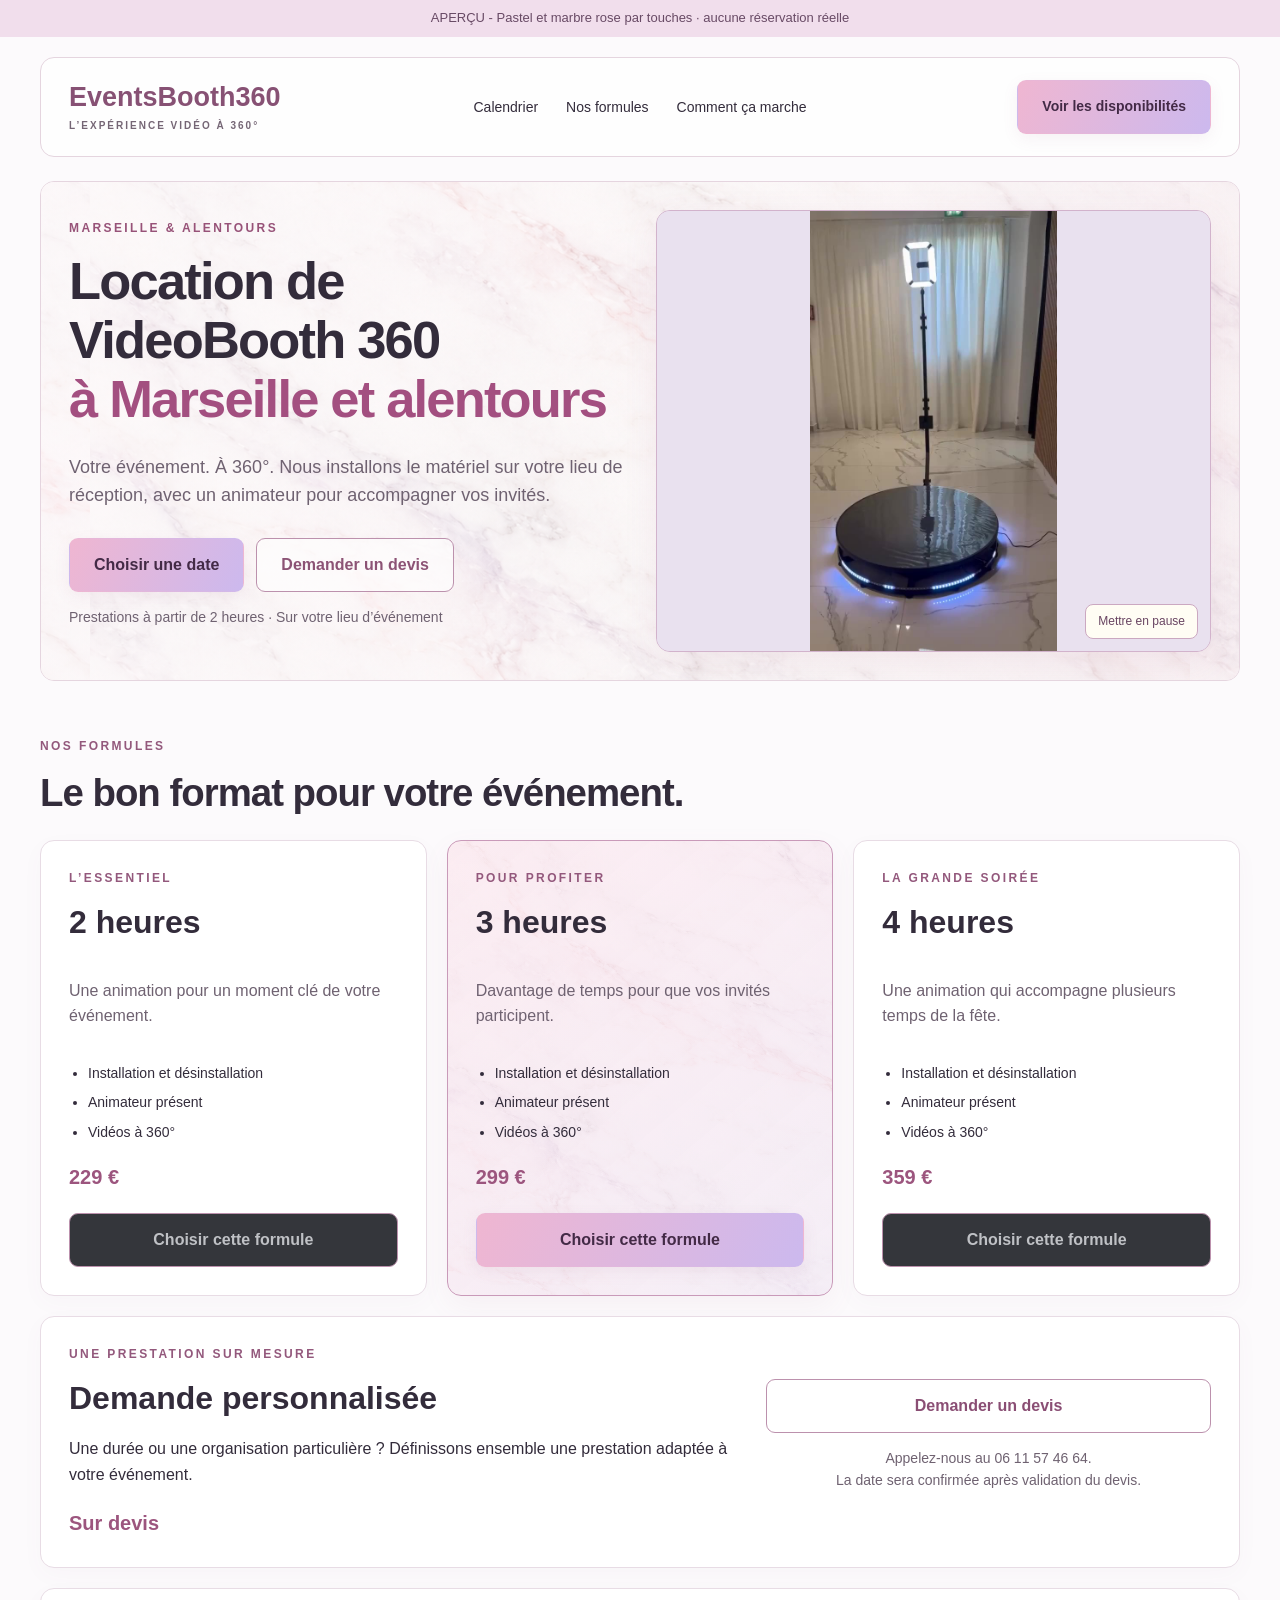
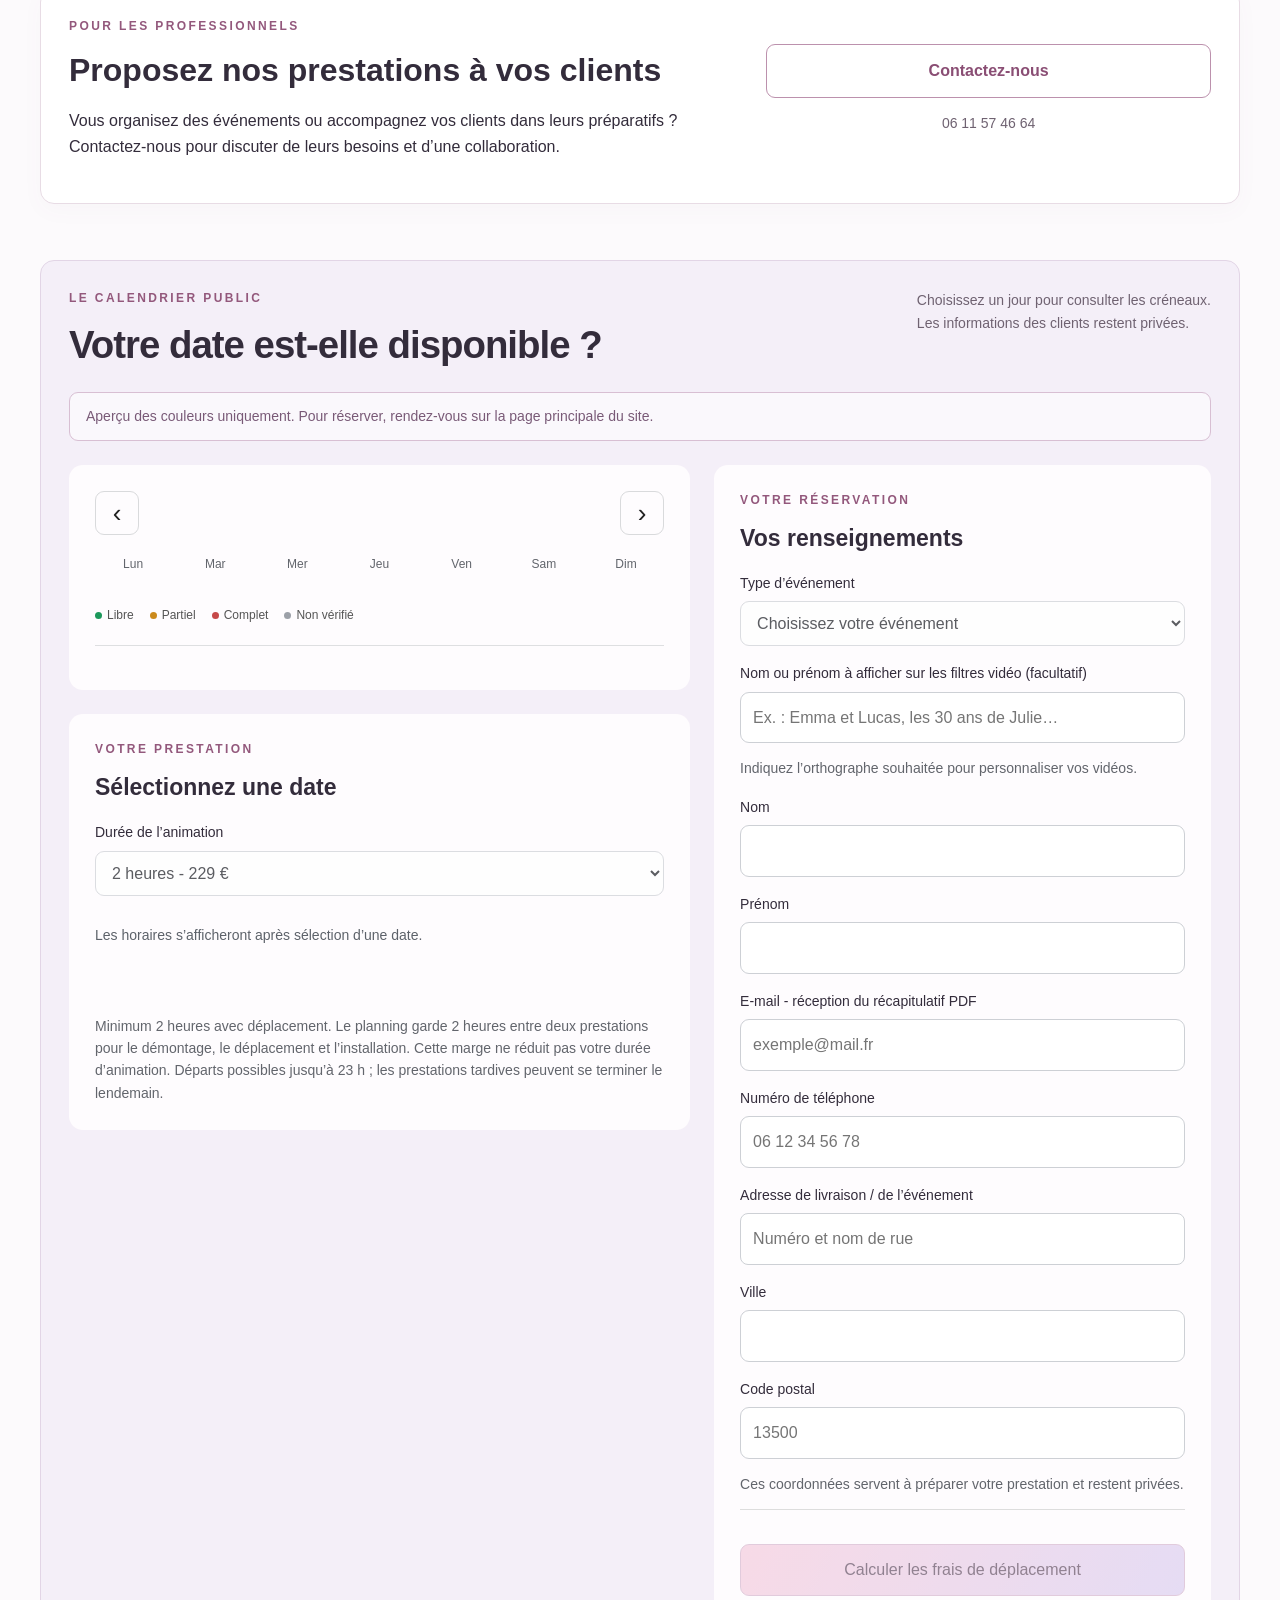
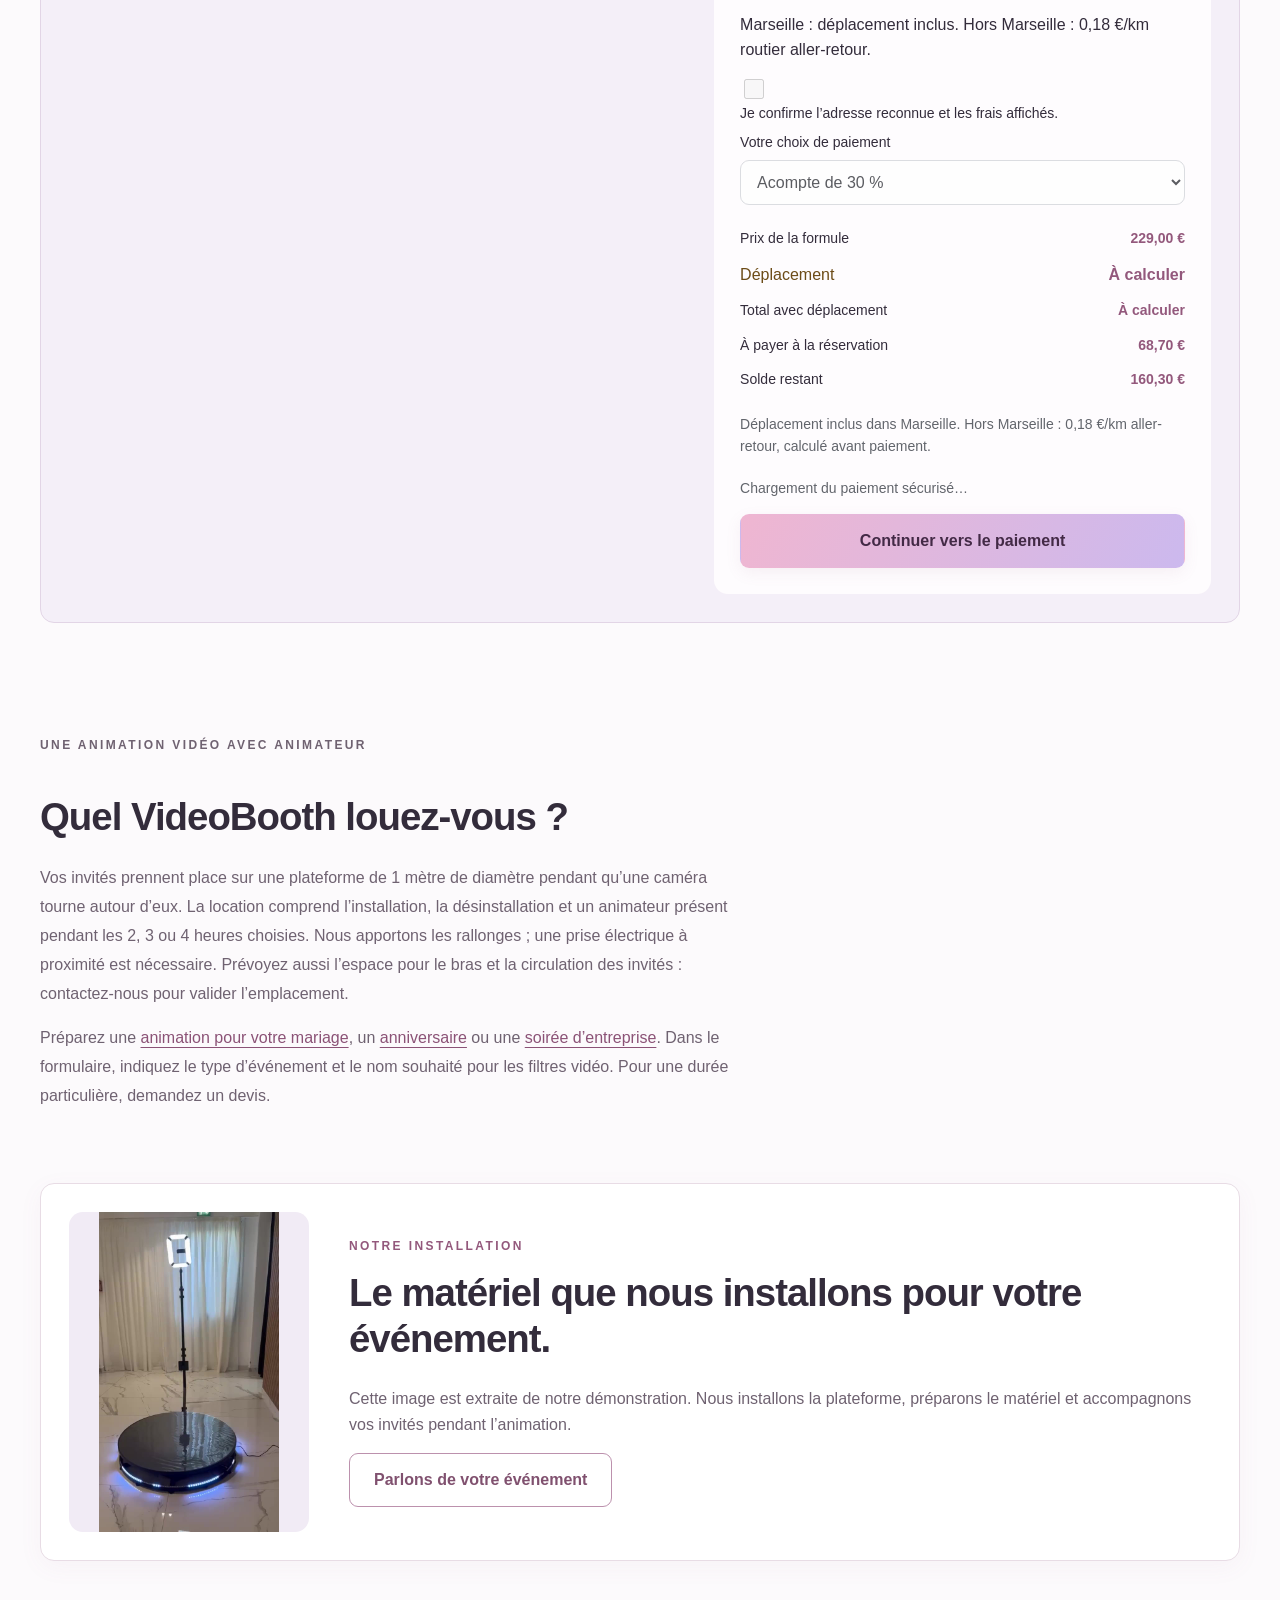
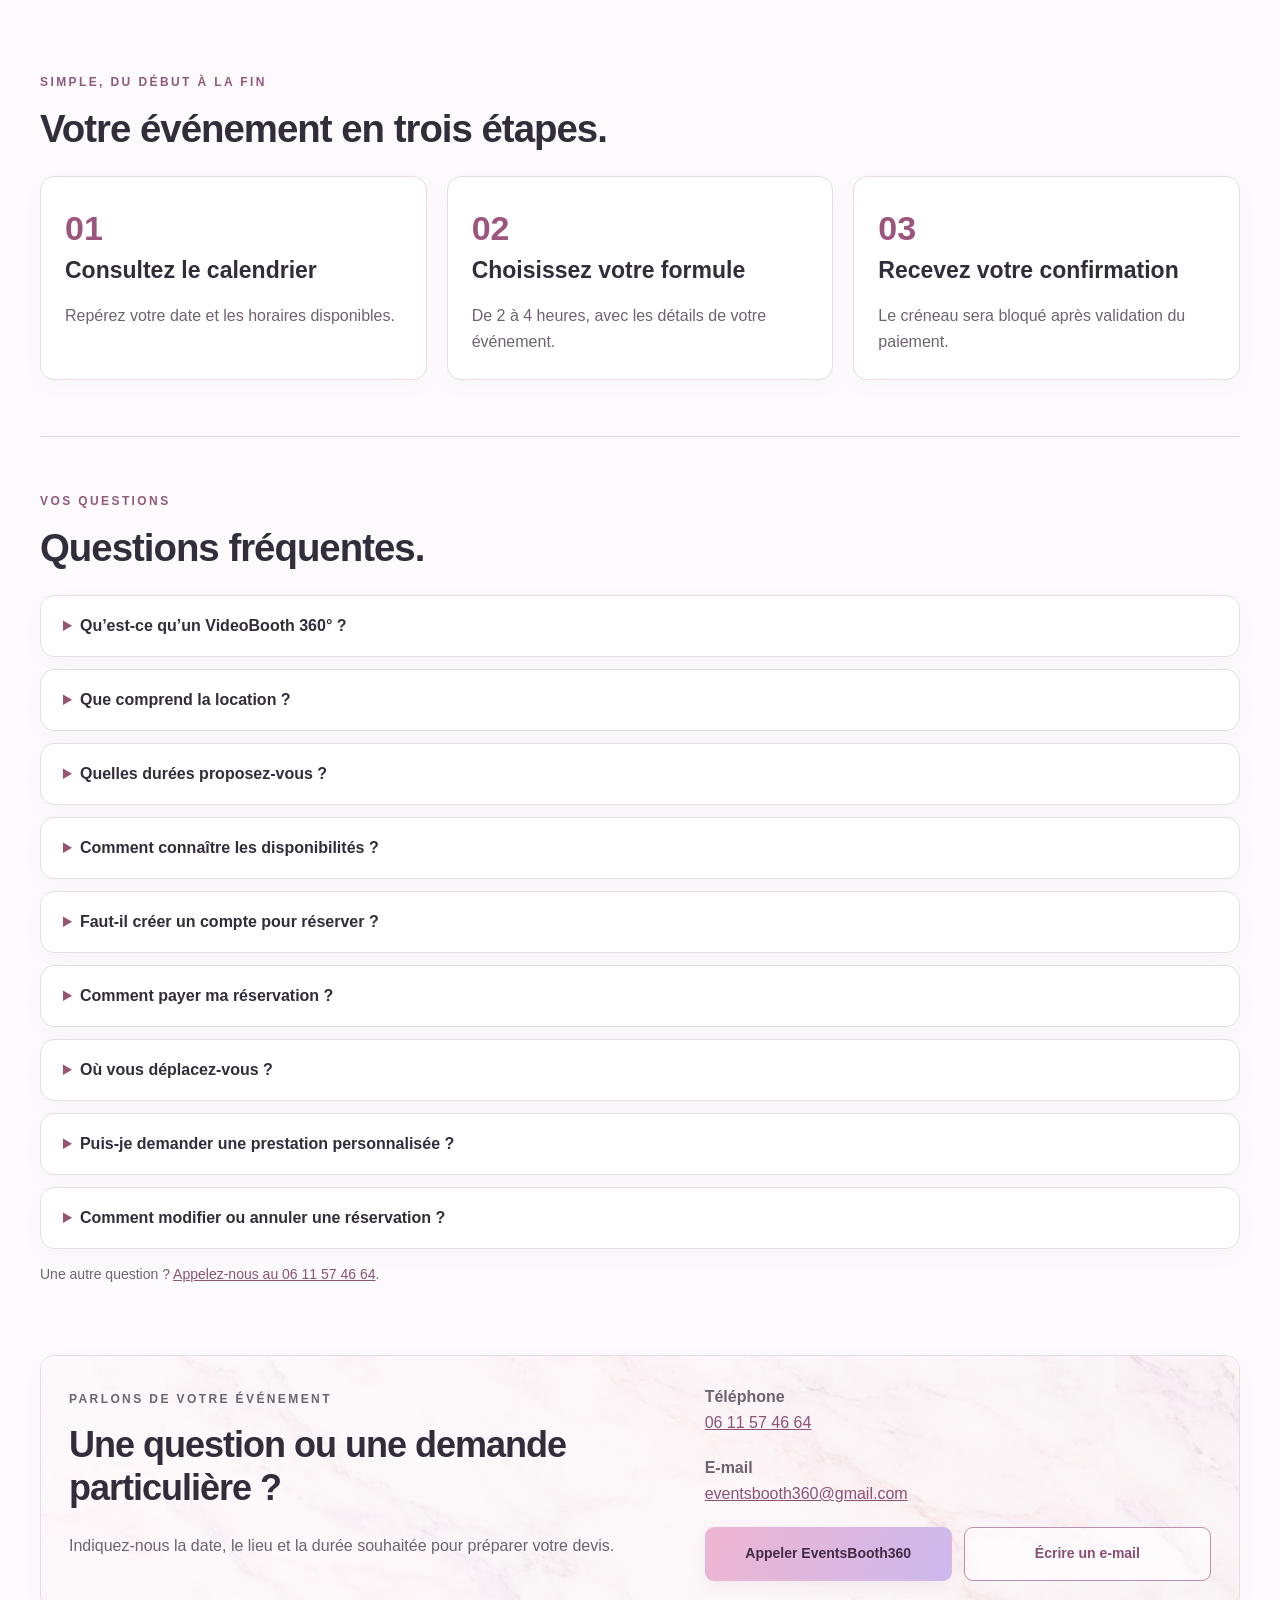
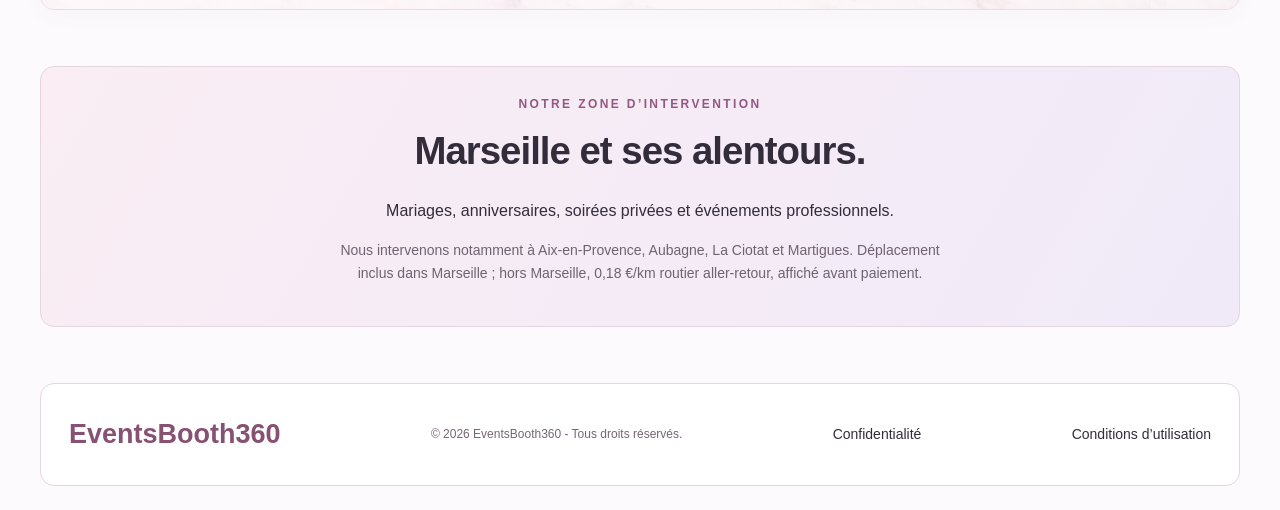
<file: site/public/apercu-pastel.html>
<!doctype html>
<html lang="fr"><head><meta charset="utf-8"><meta name="viewport" content="width=device-width,initial-scale=1"><title>Aperçu pastel - Location VideoBooth 360 à Marseille | EventsBooth360</title><meta name="robots" content="noindex,nofollow"><meta name="description" content="Location de VideoBooth 360 à Marseille et alentours. Consultez le calendrier et choisissez une prestation de 2, 3 ou 4 heures."><link rel="canonical" href="https://eventsbooth360.fr/"><link rel="stylesheet" href="apercu-pastel.css?v=4"><link rel="icon" href="favicon.svg"></head><body><div class="preview-banner">APERÇU - Pastel et marbre rose par touches · aucune réservation réelle</div>
<header><a class="brand" href="#">EventsBooth<span>360</span><small>L’EXPÉRIENCE VIDÉO À 360°</small></a><nav aria-label="Navigation principale"><a href="#disponibilites">Calendrier</a><a href="#formules">Nos formules</a><a href="#fonctionnement">Comment ça marche</a></nav><a class="button small" href="#disponibilites">Voir les disponibilités</a></header>
<main><section class="hero"><div class="intro"><p class="eyebrow">MARSEILLE & ALENTOURS</p><h1>Location de VideoBooth 360<br><span>à Marseille et alentours</span></h1><p class="lead">Votre événement. À 360°. Nous installons le matériel sur votre lieu de réception, avec un animateur pour accompagner vos invités.</p><div class="hero-actions"><a href="#disponibilites" class="button">Choisir une date</a><a href="#contact" class="button outline">Demander un devis</a></div><p class="subtle">Prestations à partir de 2 heures · Sur votre lieu d’événement</p></div><div class="photo demo-video"><video id="hero-demo" autoplay muted loop playsinline preload="metadata" poster="videobooth360-demo.jpg" width="576" height="1024" aria-label="Notre VideoBooth 360 en mouvement, sans son"><source src="videobooth360-demo.mp4?v=2" type="video/mp4">Votre navigateur ne peut pas lire cette vidéo.</video><button id="demo-toggle" type="button" aria-controls="hero-demo">Mettre en pause</button></div></section>
<section id="formules"><p class="eyebrow">NOS FORMULES</p><h2>Le bon format pour votre événement.</h2><div class="packages"><article><p class="eyebrow">L’ESSENTIEL</p><h3>2 heures</h3><p>Une animation pour un moment clé de votre événement.</p><ul><li>Installation et désinstallation</li><li>Animateur présent</li><li>Vidéos à 360°</li></ul><p class="price">229 €</p><button data-duration="2" class="button outline">Choisir cette formule</button></article><article class="featured"><p class="eyebrow">POUR PROFITER</p><h3>3 heures</h3><p>Davantage de temps pour que vos invités participent.</p><ul><li>Installation et désinstallation</li><li>Animateur présent</li><li>Vidéos à 360°</li></ul><p class="price">299 €</p><button data-duration="3" class="button">Choisir cette formule</button></article><article><p class="eyebrow">LA GRANDE SOIRÉE</p><h3>4 heures</h3><p>Une animation qui accompagne plusieurs temps de la fête.</p><ul><li>Installation et désinstallation</li><li>Animateur présent</li><li>Vidéos à 360°</li></ul><p class="price">359 €</p><button data-duration="4" class="button outline">Choisir cette formule</button></article><article class="full-day"><div><p class="eyebrow">UNE PRESTATION SUR MESURE</p><h3>Demande personnalisée</h3><p>Une durée ou une organisation particulière ? Définissons ensemble une prestation adaptée à votre événement.</p><p class="price">Sur devis</p></div><div><a href="#contact" class="button outline">Demander un devis</a><p class="subtle">Appelez-nous au 06 11 57 46 64.<br>La date sera confirmée après validation du devis.</p></div></article><article class="full-day partnership"><div><p class="eyebrow">POUR LES PROFESSIONNELS</p><h3>Proposez nos prestations à vos clients</h3><p>Vous organisez des événements ou accompagnez vos clients dans leurs préparatifs ? Contactez-nous pour discuter de leurs besoins et d’une collaboration.</p></div><div><a href="tel:+33611574664" class="button outline">Contactez-nous</a><p class="subtle">06 11 57 46 64</p></div></article></div></section>
<section id="disponibilites" class="availability"><div class="section-title"><div><p class="eyebrow">LE CALENDRIER PUBLIC</p><h2>Votre date est-elle disponible ?</h2></div><p>Choisissez un jour pour consulter les créneaux.<br>Les informations des clients restent privées.</p></div><div class="notice" role="status">Version de préparation : le planning réel n’est pas encore connecté. Aucune disponibilité ni réservation n’est confirmée ici.</div><div class="booking-grid"><div class="booking-left"><div class="calendar"><div class="monthbar"><button id="previous" aria-label="Mois précédent">‹</button><h3 id="month"></h3><button id="next" aria-label="Mois suivant">›</button></div><div class="weekdays" aria-hidden="true"><span>Lun</span><span>Mar</span><span>Mer</span><span>Jeu</span><span>Ven</span><span>Sam</span><span>Dim</span></div><div id="days" class="days" aria-label="Choisir une date"></div><div class="legend"><span><i class="free"></i>Libre</span><span><i class="partial"></i>Partiel</span><span><i class="full"></i>Complet</span><span><i></i>Non vérifié</span></div><div id="occupied" aria-live="polite"></div></div><div class="selection"><p class="eyebrow">VOTRE PRESTATION</p><h3 id="chosen">Sélectionnez une date</h3><label for="duration">Durée de l’animation</label><select id="duration"><option value="2">2 heures - 229 €</option><option value="3">3 heures - 299 €</option><option value="4">4 heures - 359 €</option></select><div id="slots" class="slots"><p>Les horaires s’afficheront après sélection d’une date.</p></div><p class="subtle">Minimum 2 heures avec déplacement. Le planning garde 2 heures entre deux prestations pour le démontage, le déplacement et l’installation. Cette marge ne réduit pas votre durée d’animation. Départs possibles jusqu’à 23 h ; les prestations tardives peuvent se terminer le lendemain.</p></div></div><div class="selection customer-panel"><p class="eyebrow">VOTRE RÉSERVATION</p><h3>Vos renseignements</h3><div class="customer-details"><label for="event-type">Type d’événement</label><select id="event-type" required><option value="">Choisissez votre événement</option><option>Mariage</option><option>Baptême</option><option>Anniversaire</option><option>Soirée privée</option><option>Événement professionnel</option><option>Autre</option></select><label for="video-name">Nom ou prénom à afficher sur les filtres vidéo (facultatif)</label><input id="video-name" placeholder="Ex. : Emma et Lucas, les 30 ans de Julie…" maxlength="120"><p class="subtle">Indiquez l’orthographe souhaitée pour personnaliser vos vidéos.</p><label for="customer-last-name">Nom</label><input id="customer-last-name" autocomplete="family-name" maxlength="80" required><label for="customer-first-name">Prénom</label><input id="customer-first-name" autocomplete="given-name" maxlength="80" required><label for="customer-email">E-mail - réception du récapitulatif PDF</label><input id="customer-email" type="email" autocomplete="email" maxlength="254" placeholder="exemple@mail.fr" required><label for="customer-phone">Numéro de téléphone</label><input id="customer-phone" type="tel" autocomplete="tel" placeholder="06 12 34 56 78" maxlength="30" required><label for="event-address">Adresse de livraison / de l’événement</label><input id="event-address" autocomplete="street-address" placeholder="Numéro et nom de rue" minlength="3" maxlength="350" required><label for="event-city">Ville</label><input id="event-city" autocomplete="address-level2" maxlength="100" required><label for="event-postcode">Code postal</label><input id="event-postcode" autocomplete="postal-code" inputmode="numeric" pattern="[0-9]{5}" maxlength="5" placeholder="13500" required><p class="subtle">Ces coordonnées servent à préparer votre prestation et restent privées.</p></div><div class="payment-summary"><button id="travel-calculate" type="button">Calculer les frais de déplacement</button><p id="travel-message" role="status">Marseille : déplacement inclus. Hors Marseille : 0,18 €/km routier aller-retour.</p><label><input id="travel-confirm" type="checkbox"> Je confirme l’adresse reconnue et les frais affichés.</label><label for="payment-mode">Votre choix de paiement</label><select id="payment-mode"><option value="deposit">Acompte de 30 %</option><option value="full">Paiement total</option></select><dl aria-live="polite"><div><dt>Prix de la formule</dt><dd id="package-total">229,00 €</dd></div><div><dt>Déplacement</dt><dd id="travel-fee">À calculer</dd></div><div><dt>Total avec déplacement</dt><dd id="travel-total">À calculer</dd></div><div><dt>À payer à la réservation</dt><dd id="pay-now">68,70 €</dd></div><div><dt>Solde restant</dt><dd id="pay-balance">160,30 €</dd></div></dl><p class="subtle">Déplacement inclus dans Marseille. Hors Marseille : 0,18 €/km aller-retour, calculé avant paiement.</p></div><p id="checkout-message" class="subtle" aria-live="polite">Chargement du paiement sécurisé…</p><button class="button" disabled id="continue">Continuer vers le paiement</button></div></div></section>
<section class="seo-content"><p class="eyebrow">UNE ANIMATION VIDÉO AVEC ANIMATEUR</p><h2>Quel VideoBooth louez-vous ?</h2><p>Vos invités prennent place sur une plateforme de 1 mètre de diamètre pendant qu’une caméra tourne autour d’eux. La location comprend l’installation, la désinstallation et un animateur présent pendant les 2, 3 ou 4 heures choisies. Nous apportons les rallonges ; une prise électrique à proximité est nécessaire. Prévoyez aussi l’espace pour le bras et la circulation des invités : contactez-nous pour valider l’emplacement.</p><p>Préparez une <a href="/videobooth-360-mariage-marseille">animation pour votre mariage</a>, un <a href="/videobooth-360-anniversaire-marseille">anniversaire</a> ou une <a href="/videobooth-360-evenement-entreprise-marseille">soirée d’entreprise</a>. Dans le formulaire, indiquez le type d’événement et le nom souhaité pour les filtres vidéo. Pour une durée particulière, demandez un devis.</p></section><section class="real-installation"><img src="videobooth360-demo.jpg" alt="Notre plateforme VideoBooth 360 éclairée, avec son bras et son éclairage" width="576" height="1024" loading="lazy"><div><p class="eyebrow">NOTRE INSTALLATION</p><h2>Le matériel que nous installons pour votre événement.</h2><p>Cette image est extraite de notre démonstration. Nous installons la plateforme, préparons le matériel et accompagnons vos invités pendant l’animation.</p><a class="button outline" href="#contact">Parlons de votre événement</a></div></section><section id="fonctionnement"><p class="eyebrow">SIMPLE, DU DÉBUT À LA FIN</p><h2>Votre événement en trois étapes.</h2><div class="steps"><article><b>01</b><h3>Consultez le calendrier</h3><p>Repérez votre date et les horaires disponibles.</p></article><article><b>02</b><h3>Choisissez votre formule</h3><p>De 2 à 4 heures, avec les détails de votre événement.</p></article><article><b>03</b><h3>Recevez votre confirmation</h3><p>Le créneau sera bloqué après validation du paiement.</p></article></div></section><section id="faq" class="faq"><p class="eyebrow">VOS QUESTIONS</p><h2>Questions fréquentes.</h2><div class="faq-list"><details><summary>Qu’est-ce qu’un VideoBooth 360° ?</summary><p>Une plateforme sur laquelle vos invités prennent place pendant qu’une caméra tourne autour d’eux pour réaliser une vidéo à 360°. Une animation pour les mariages, anniversaires, soirées privées et événements professionnels.</p></details><details><summary>Que comprend la location ?</summary><p>Nos formules comprennent l’installation et la désinstallation du matériel, la présence d’un animateur et la réalisation de vidéos à 360° pendant la durée choisie.</p></details><details><summary>Quelles durées proposez-vous ?</summary><p>Les formules sont de 2 heures à 229 €, 3 heures à 299 € et 4 heures à 359 €. Les prestations avec déplacement commencent à 2 heures. Une journée complète est possible sur devis.</p></details><details><summary>Comment connaître les disponibilités ?</summary><p>Choisissez une date et une durée dans le calendrier pour voir les horaires disponibles. Les créneaux occupés sont indiqués sans afficher les informations des clients. La disponibilité est vérifiée à nouveau avant le paiement.</p></details><details><summary>Faut-il créer un compte pour réserver ?</summary><p>Non. Choisissez votre date, votre horaire et votre formule, puis renseignez vos nom, prénom, téléphone et adresse complète de l’événement avant de continuer vers le paiement.</p></details><details><summary>Comment payer ma réservation ?</summary><p>Vous pouvez payer un acompte de 30 % ou le montant total de la formule en ligne via Stripe. Avec un acompte, le solde restant est affiché avant le paiement. La réservation est confirmée après validation du paiement.</p></details><details><summary>Où vous déplacez-vous ?</summary><p>Nous intervenons à Marseille et dans ses alentours, notamment à Aix-en-Provence, Aubagne, La Ciotat et Martigues. Nous nous déplaçons sur le lieu de votre événement. Le déplacement est inclus dans Marseille. Hors Marseille, les frais sont calculés à 0,18 €/km routier aller-retour et affichés avant paiement.</p></details><details><summary>Puis-je demander une prestation personnalisée ?</summary><p>Oui, sur devis. Appelez-nous au 06 11 57 46 64 pour préciser la date, les horaires, le lieu et vos besoins. La date sera confirmée après validation du devis.</p></details><details><summary>Comment modifier ou annuler une réservation ?</summary><p>Contactez-nous au 06 11 57 46 64 avec votre référence de réservation. Nous vérifierons votre demande et les disponibilités. En cas d’annulation de votre part à 5 jours ou moins de l’événement, l’acompte de 30 % n’est pas remboursé.</p></details></div><p class="subtle">Une autre question ? <a href="tel:+33611574664">Appelez-nous au 06 11 57 46 64</a>.</p></section><section id="contact" class="contact-card"><div><p class="eyebrow">PARLONS DE VOTRE ÉVÉNEMENT</p><h2>Une question ou une demande particulière ?</h2><p>Indiquez-nous la date, le lieu et la durée souhaitée pour préparer votre devis.</p></div><div class="contact-options"><p><strong>Téléphone</strong><br><a href="tel:+33611574664">06 11 57 46 64</a></p><p><strong>E-mail</strong><br><a href="mailto:eventsbooth360@gmail.com">eventsbooth360@gmail.com</a></p><a class="button" href="tel:+33611574664">Appeler EventsBooth360</a><a class="button outline" href="mailto:eventsbooth360@gmail.com?subject=Demande%20de%20devis%20EventsBooth360">Écrire un e-mail</a></div></section><section class="area"><p class="eyebrow">NOTRE ZONE D’INTERVENTION</p><h2>Marseille et ses alentours.</h2><p>Mariages, anniversaires, soirées privées et événements professionnels.</p><p class="subtle">Nous intervenons notamment à Aix-en-Provence, Aubagne, La Ciotat et Martigues. Déplacement inclus dans Marseille ; hors Marseille, 0,18 €/km routier aller-retour, affiché avant paiement.</p></section></main><footer><a class="brand" href="#">EventsBooth<span>360</span></a><p>© 2026 EventsBooth360 - Tous droits réservés.</p><a href="/confidentialite">Confidentialité</a><a href="/conditions-utilisation">Conditions d’utilisation</a></footer><script src="apercu-pastel.js"></script></body></html>
</file>
<file: site/public/apercu-pastel.css>
:root{color-scheme:dark;--gold:#ff9ddd;--bg:#170d20;--muted:#cdbed1}*{box-sizing:border-box}html{scroll-behavior:smooth;scroll-padding-top:100px}body{margin:0;background:var(--bg);color:#f6f5f0;font:16px/1.6 Arial,sans-serif}a{color:inherit;text-decoration:none}button,select{font:inherit}button,a,select{-webkit-tap-highlight-color:transparent}a:focus-visible,button:focus-visible,select:focus-visible{outline:3px solid #b08afa;outline-offset:4px}header{max-width:1280px;margin:auto;display:flex;align-items:center;justify-content:space-between;gap:24px;padding:22px 40px;border-bottom:1px solid #49304e}.brand{font-size:27px;font-weight:800;line-height:1.2;white-space:nowrap}.brand span{color:var(--gold)}.brand small{display:block;font-size:10px;letter-spacing:2px;margin-top:7px}nav{display:flex;gap:28px;font-size:14px}.button{display:inline-flex;align-items:center;justify-content:center;min-height:48px;background:linear-gradient(120deg,#ffd1ec,#b46af0);color:#16120a;border:0;border-radius:9px;padding:13px 24px;font-weight:700;cursor:pointer}.small{font-size:14px}.button:disabled{background:#34363b;color:#bfc1c5;cursor:not-allowed}.outline{background:transparent;color:var(--gold);border:1px solid var(--gold)}main{max-width:1280px;margin:auto}section{padding:56px 40px}.hero{display:grid;grid-template-columns:1fr 1fr;align-items:center;gap:48px;padding-top:40px;padding-bottom:40px}.eyebrow{font-size:12px;font-weight:700;letter-spacing:2.4px;color:var(--gold);margin:0 0 14px}h1{font-size:clamp(42px,5.5vw,76px);line-height:1.05;letter-spacing:-3px;margin:0 0 24px}h1 span{color:var(--gold)}h2{font-size:clamp(26px,3vw,39px);line-height:1.2;letter-spacing:-1px;margin:0 0 24px}h3{font-size:23px;line-height:1.3;margin:0 0 18px}.lead{font-size:18px;color:#e9ddeb;max-width:520px;margin-bottom:28px}.subtle{font-size:14px;color:var(--muted)}.photo{position:relative}.photo img{width:100%;height:380px;object-fit:cover;border-radius:18px;display:block}.photo span{position:absolute;bottom:12px;right:12px;font-size:12px;padding:4px 9px;background:#000b;border-radius:4px}.availability{background:#211329;border-top:1px solid #49304e;border-bottom:1px solid #49304e}.section-title{display:flex;justify-content:space-between;gap:28px}.section-title>p{color:var(--muted);font-size:14px}.notice{padding:12px 16px;border:1px solid #754b79;border-radius:8px;color:#ffc5e8;font-size:14px;margin-bottom:24px}.booking-grid{display:grid;grid-template-columns:1.25fr 1fr;gap:24px}.calendar,.selection{background:#fff9fd;color:#171a20;padding:26px;border-radius:14px;min-width:0}.monthbar{display:flex;align-items:center;justify-content:space-between;margin-bottom:20px}.monthbar h3{margin:0;font-size:20px;text-transform:capitalize}.monthbar button{background:transparent;border:1px solid #d9dadc;color:#222;width:44px;height:44px;border-radius:8px;font-size:26px;cursor:pointer}.weekdays,.days{display:grid;grid-template-columns:repeat(7,minmax(0,1fr));gap:6px}.weekdays{text-align:center;color:#62656c;font-size:12px;margin-bottom:10px}.day{background:white;border:1px solid #dedfe1;border-radius:8px;color:#252932;min-height:48px;cursor:pointer;position:relative;padding:8px 0 14px}.day:after{content:'';position:absolute;width:5px;height:5px;background:#9ca0a8;border-radius:50%;bottom:6px;left:calc(50% - 2px)}.day.selected{background:#161a22;color:white;border-color:#b46af0}.day:disabled{opacity:.35;cursor:not-allowed}.legend{display:flex;flex-wrap:wrap;gap:16px;font-size:12px;margin-top:22px;color:#555}.legend span{display:flex;align-items:center;gap:5px}i{width:7px;height:7px;background:#9ca0a8;border-radius:50%;display:inline-block}i.free{background:#1c985b}i.partial{background:#cb8a1c}i.full{background:#c64949}.selection .eyebrow{color:#9e2375}.selection label{display:block;font-size:14px;margin-bottom:7px}select{width:100%;background:white;color:#171a20;border:1px solid #cdd0d5;padding:12px;border-radius:8px}.slots{min-height:105px;padding:14px 0;color:#5d626a;font-size:14px}.selection .button{width:100%}.selection .subtle{color:#62656c}.packages,.steps{display:grid;grid-template-columns:repeat(3,1fr);gap:20px}.packages article{padding:28px;background:#281a32;border:1px solid #55365b;border-radius:14px}.packages .featured{border-color:#b46af0;background:linear-gradient(150deg,#442044,#281a32)}.packages h3{font-size:32px}.packages article>p:not(.eyebrow):not(.price){color:var(--muted)}ul{padding-left:19px;font-size:14px;line-height:2.1}.price{font-size:20px;font-weight:bold;color:var(--gold)}.packages .button{width:100%}.steps b{color:var(--gold);font-size:34px}.steps p{color:var(--muted)}.area{border-top:1px solid #333;text-align:center;background:linear-gradient(120deg,#321c40,#1f1129)}footer{padding:34px 40px;max-width:1280px;margin:auto;display:flex;align-items:center;justify-content:space-between;gap:20px}footer p{font-size:12px;color:var(--muted);max-width:300px}@media(max-width:1000px){header{padding:20px 24px}nav{gap:18px}header>.button{display:none}section{padding:40px 24px}.hero{gap:24px}h1{letter-spacing:-2px}.photo img{height:350px}.booking-grid{grid-template-columns:1fr 1fr}.calendar,.selection{padding:18px}.packages article{padding:20px}.section-title{display:block}.section-title>p{margin-top:0}}@media(max-width:650px){header{flex-wrap:wrap;padding:18px 20px;gap:18px}.brand{font-size:24px}nav{width:100%;justify-content:space-between;font-size:13px;gap:10px}.hero{grid-template-columns:1fr;padding-top:30px}.photo img{height:240px}.hero .intro .subtle{font-size:13px}.booking-grid,.packages,.steps{grid-template-columns:1fr}section{padding:34px 20px}.calendar,.selection{padding:18px}.section-title h2{font-size:28px}.day{min-height:46px}.legend{gap:12px}footer{display:block;padding:30px 20px}.steps{gap:26px}.photo{order:2}}@media(prefers-reduced-motion:reduce){html{scroll-behavior:auto}}
.day.free:after{background:#1c985b}.day.partial:after{background:#cb8a1c}.day.full:after{background:#c64949}.slot-list{display:flex;flex-wrap:wrap;gap:8px;max-height:190px;overflow:auto}.slot-list span{background:#e7f1e9;color:#22643b;border:1px solid #bdd6c3;padding:5px 10px;border-radius:6px}

.slot-list{max-height:260px;display:grid;grid-template-columns:repeat(2,minmax(0,1fr))}.slot-list button{font:inherit;font-size:14px;min-height:44px;padding:8px;background:#fff;color:#343a43;border:1px solid #cfd2d7;border-radius:7px;cursor:pointer}.slot-list button[aria-pressed="true"]{background:#4c1648;border-color:#a849a8;color:#ffd1ec}#time-recap{font-weight:700;color:#792362}

.photo img{height:auto;aspect-ratio:3/2;object-fit:cover}

.payment-summary{margin:20px 0;border-top:1px solid #ddd;padding-top:18px}.payment-summary dl div{display:flex;justify-content:space-between;gap:12px;padding:6px 0;font-size:14px}.payment-summary dd{margin:0;font-weight:700}.payment-summary dl div:nth-child(2){font-size:16px;color:#6c4b17}

#event-address{font:inherit;width:100%;padding:12px;color:#171a20;background:#fff;border:1px solid #cdd0d5;border-radius:8px;margin-bottom:8px}
.calendar{align-self:start}#occupied{margin-top:20px;padding-top:18px;border-top:1px solid #dedfe1}#occupied p{margin-bottom:0}.customer-details label:not(:first-child){margin-top:16px}@media(min-width:1001px) and (min-height:760px){.calendar{position:sticky;top:24px}}
.packages .full-day{grid-column:1/-1;display:grid;grid-template-columns:1.5fr 1fr;align-items:center;gap:30px}.full-day h3{margin-bottom:12px}.full-day .price{margin-bottom:0}.full-day .subtle{text-align:center}@media(max-width:650px){.packages .full-day{grid-template-columns:1fr;gap:18px}}
.booking-grid{align-items:start}.booking-left{display:grid;gap:24px;min-width:0}.booking-left .calendar{position:static}.selection input{display:block;width:100%;min-height:48px;padding:12px;font:inherit;background:#fff;color:#171a20;border:1px solid #cdd0d5;border-radius:8px;color-scheme:light}.selection input:focus-visible{outline:3px solid #b08afa;outline-offset:2px}.customer-panel .payment-summary{margin-top:0}.booking-left .selection>p.subtle{margin-bottom:0}
.booking-grid{align-items:stretch}.customer-panel{height:100%}.booking-left{align-content:start}@media(max-width:650px){.customer-panel{height:auto}}
.faq{border-top:1px solid #49304e}.faq-list{display:grid;gap:12px}.faq details{background:#281a32;border:1px solid #55365b;border-radius:12px;padding:0 22px}.faq summary{cursor:pointer;padding:18px 0;font-weight:700;line-height:1.5}.faq summary::marker{color:var(--gold)}.faq details[open]{border-color:#b46af0}.faq details p{color:#e9ddeb;margin:0 0 20px;padding-left:18px;line-height:1.7}.faq summary:focus-visible{outline:3px solid #b08afa;outline-offset:4px}.faq>.subtle a{color:var(--gold);text-decoration:underline}@media(max-width:650px){.faq details{padding:0 16px}.faq details p{padding-left:0}}
.seo-intro h1{font-size:clamp(32px,4.8vw,60px);letter-spacing:-1.5px;max-width:1000px}.seo-content{max-width:980px}.seo-content h2:not(:first-child){margin-top:38px}.seo-content p{color:#e9ddeb;line-height:1.8}.seo-links{border-top:1px solid #55365b}.seo-links ul{display:grid;grid-template-columns:repeat(2,minmax(0,1fr));gap:12px 28px;list-style:none;padding:0}.seo-links a{color:var(--gold);text-decoration:underline;text-underline-offset:4px}@media(max-width:650px){.seo-links ul{grid-template-columns:1fr}}

.hero h1{font-size:clamp(34px,4.1vw,56px);line-height:1.12;letter-spacing:-1.8px}.seo-content a{color:var(--gold);text-decoration:underline;text-underline-offset:4px}

#travel-confirm{width:20px;min-height:20px;vertical-align:middle;margin-right:8px}#travel-calculate{margin-top:16px;width:100%;min-height:48px}#travel-message{overflow-wrap:anywhere}

/* Keep native dropdown choices readable against the light form fields. */
select{color-scheme:light}select option,select optgroup{background:#fff;color:#171a20}

.demo-video{display:flex;justify-content:center;align-items:center;background:#211329;border:1px solid #754b79;border-radius:18px;overflow:hidden}.demo-video video{display:block;width:100%;height:440px;object-fit:contain;background:#170d20}.demo-video button{position:absolute;bottom:12px;right:12px;padding:7px 12px;border:1px solid #ff9ddd;border-radius:8px;background:#170d20d9;color:#ffd1ec;cursor:pointer;font-size:12px}@media(max-width:650px){.demo-video video{height:380px}}

.hero-actions{display:flex;flex-wrap:wrap;gap:12px}.booking-wizard{display:block}.booking-progress{display:flex;flex-wrap:wrap;gap:10px;margin-bottom:22px}.booking-progress button{padding:12px 16px;min-height:48px;border:1px solid #754b79;border-radius:9px;color:#ff9ddd;background:#281a32;cursor:pointer}.booking-progress button[aria-current=step]{background:#ff9ddd;color:#16120a}.booking-progress button:disabled{opacity:.55;cursor:default}.booking-step[hidden],.flow-controls [hidden]{display:none!important}.booking-step{max-width:860px;margin:auto}.booking-step .calendar,.booking-step .selection{padding:0;background:transparent}.booking-step .calendar{max-width:620px;margin:auto}.booking-step .payment-summary{margin-top:22px}.booking-step #continue{width:100%;margin-top:16px}.flow-controls{display:flex;justify-content:space-between;gap:16px;max-width:860px;margin:20px auto 0}.flow-feedback{max-width:860px;margin:16px auto;color:#ff9ddd}.booking-recap{display:grid;grid-template-columns:150px 1fr;gap:10px 20px}.booking-recap dt{font-weight:bold}.booking-recap dd{margin:0;overflow-wrap:anywhere}.real-installation{display:grid;grid-template-columns:240px 1fr;gap:40px;align-items:center;border-top:1px solid #49304e}.real-installation img{width:100%;max-height:320px;object-fit:contain;border-radius:14px;background:#211329}.real-installation p:not(.eyebrow){color:#e9ddeb}.booking-progress button:focus-visible{outline:3px solid #b08afa;outline-offset:3px}@media(max-width:650px){.booking-progress{display:grid;grid-template-columns:1fr 1fr}.booking-progress button{font-size:13px;padding:10px}.flow-controls .button{padding:12px;font-size:14px}.booking-recap{grid-template-columns:1fr;gap:4px}.booking-recap dd{margin-bottom:10px}.real-installation{grid-template-columns:1fr;gap:22px}.real-installation img{max-height:300px}}

/* Shared spacing and shapes across desktop, tablet and phone. */
:root{--page-gutter:40px;--card-radius:14px;--control-radius:9px;--card-border:#55365b;--section-space:56px}
header{padding-inline:var(--page-gutter)}main>section{padding-inline:var(--page-gutter)}
.packages article,.faq details,.calendar,.selection,.demo-video,.real-installation img{border-radius:var(--card-radius)}
.button,select,.selection input,.monthbar button,.day,.slot-list button,.booking-progress button{border-radius:var(--control-radius)}
.packages article:not(.full-day){display:flex;flex-direction:column}.packages article:not(.full-day) .button{margin-top:auto}.packages article{min-width:0}.packages .full-day>div{min-width:0}
main>.availability,main>.area,main>.real-installation{margin-inline:var(--page-gutter);padding:28px;border:1px solid var(--card-border);border-radius:var(--card-radius)}
main>.availability{margin-bottom:var(--section-space)}main>.area{margin-block:0 var(--section-space)}
main>.real-installation{margin-bottom:var(--section-space);background:#281a32}
main>.seo-content{max-width:none}.seo-content p{max-width:80ch}.seo-content h2{max-width:30ch}
.steps article{padding:24px;border:1px solid var(--card-border);border-radius:var(--card-radius);background:#281a32;min-width:0}.steps article p:last-child{margin-bottom:0}
.section-title{align-items:start}.section-title>p{max-width:300px;margin-top:0}.section-title h2{margin-bottom:24px}
.booking-progress{display:grid;grid-template-columns:repeat(4,minmax(0,1fr));gap:10px}.booking-progress button{width:100%;text-align:center;line-height:1.4;padding:12px 10px}
.booking-step{max-width:860px;border-radius:var(--card-radius)}.booking-step .calendar{position:static}.flow-controls{max-width:860px}.flow-controls [hidden]{display:none!important}
.booking-step #travel-confirm{display:inline-block;width:20px;height:20px;min-height:20px;margin:0 8px 0 0;padding:0;vertical-align:middle}.booking-step label:has(#travel-confirm){display:flex;align-items:flex-start;gap:8px;line-height:1.5}.booking-step #travel-confirm{flex:0 0 20px;margin-top:2px}
#travel-calculate{font:inherit;border:1px solid #754b79;border-radius:var(--control-radius);background:#171a20;color:#ffd1ec;padding:12px 16px;cursor:pointer}#travel-calculate:disabled{opacity:.6;cursor:wait}
.payment-summary dl div{align-items:baseline}.payment-summary dd{white-space:nowrap}.notice{border-radius:var(--control-radius)}
.seo-links ul{gap:12px;margin-bottom:0}.seo-links li{list-style:none;min-width:0}.seo-links a{display:block;padding:14px 18px;border:1px solid var(--card-border);border-radius:var(--card-radius);background:#281a32;line-height:1.5;height:100%;overflow-wrap:anywhere}
footer{padding-inline:var(--page-gutter);flex-wrap:wrap;border-top:1px solid #49304e}footer a:not(.brand){font-size:14px}footer p{margin:0}
.real-installation>div{min-width:0}.area .subtle{max-width:80ch;margin-inline:auto}.demo-video{min-width:0}
@media(max-width:1000px){:root{--page-gutter:24px;--section-space:40px}.booking-progress{grid-template-columns:repeat(2,minmax(0,1fr))}.real-installation{gap:24px}.packages .full-day{gap:24px}.section-title>p{max-width:none}}
@media(max-width:650px){:root{--page-gutter:20px;--section-space:34px}main>.availability,main>.area,main>.real-installation{padding:18px}.booking-step{padding:18px}.flow-controls{flex-wrap:wrap}.flow-controls .button{flex:1;min-width:0}.booking-progress{width:auto}.steps article{padding:20px}.real-installation{gap:20px}.hero-actions .button{flex:1;font-size:14px;padding:12px}.hero-actions{gap:10px}.packages .full-day{gap:18px}.seo-links a{padding:14px 16px}footer{display:flex;align-items:flex-start;gap:16px}footer .brand,footer p{width:100%;max-width:none}.monthbar{gap:8px}.monthbar h3{font-size:18px}.legend{gap:10px}.payment-summary dl div{flex-wrap:wrap}.payment-summary dd{margin-left:auto}}
@media(max-width:380px){.booking-step{padding:14px}.day{min-height:42px}.weekdays,.days{gap:4px}.booking-progress button{font-size:12px}.slot-list{grid-template-columns:1fr}.hero-actions .button{flex-basis:100%}}

main>.contact-card{margin:0 var(--page-gutter) var(--section-space);padding:28px;border:1px solid var(--card-border);border-radius:var(--card-radius);background:#281a32;display:grid;grid-template-columns:1.2fr 1fr;gap:28px;align-items:center}.contact-card p{color:#e9ddeb}.contact-options{display:grid;grid-template-columns:1fr 1fr;gap:12px}.contact-options p{grid-column:1/-1;margin:0 0 8px;overflow-wrap:anywhere}.contact-options p a{color:var(--gold);text-decoration:underline}.contact-options .button{font-size:14px;padding:12px}.contact-card h2{font-size:clamp(26px,3vw,36px)}@media(max-width:650px){main>.contact-card{grid-template-columns:1fr;padding:18px;gap:18px}.contact-options{grid-template-columns:1fr}}

/* Festive pink and violet palette, with clear controls on the light booking cards. */
body{background:radial-gradient(ellipse at 12% 4%,#76225845,transparent 38%),radial-gradient(ellipse at 92% 18%,#66339940,transparent 35%),var(--bg)}
.button:not(.outline){background:linear-gradient(115deg,#f8a4d8,#bca1ff);color:#28102e;box-shadow:0 6px 22px #dc55ba20}.button:not(:disabled):hover{filter:brightness(1.08)}
.hero h1 span{color:#ff9ddd}.hero .eyebrow{color:#ffc0e7}.demo-video{border-color:#b65dba;box-shadow:0 0 36px #d35bba20}.demo-video video{background:#170d20}
.packages .featured{background:linear-gradient(150deg,#54244c,#2b1a3c);border-color:#e7a0ef;box-shadow:0 8px 30px #ce55bb18}
.day.selected{background:#792362;border-color:#792362;color:#fff}.slot-list button[aria-pressed="true"]{background:#792362;border-color:#792362;color:#fff}.booking-progress button[aria-current=step]{background:#f4b6e1;color:#351333}.booking-progress button{color:#ffc5e8}.booking-progress button:disabled{opacity:1;color:#8a738f;border-color:#55365b}
#travel-calculate{background:#792362;color:#fff;border-color:#792362}.booking-step input[type=checkbox]{accent-color:#a92e83}.payment-summary dd,.payment-summary strong{color:#792362}.booking-step .flow-feedback{color:#792362}.selection .eyebrow{color:#9e2375}
.area{background:linear-gradient(120deg,#3c2046,#24142f)}.contact-card{box-shadow:0 8px 32px #7b286314}nav a:hover{color:#ffc5e8}

/* Pastel marble theme. */
:root{color-scheme:light;--bg:#fcf9fb;--gold:#985473;--muted:#756675;--card-border:#e5d5df}
body{background:#fcf9fb url('marbre-pastel.png') center top/1300px auto repeat;color:#332c3b}
header,footer,.faq,.seo-links,.real-installation{border-color:#e5d5df}header{background:#fff9}
.brand,.brand span{color:#875174}.brand small{color:#756675}.hero h1 span{color:#a75a80}.hero .eyebrow,.eyebrow{color:#93587c}.lead,.subtle,.steps p,.packages article>p:not(.eyebrow):not(.price),.section-title>p,.faq details p,.seo-content p,.contact-card p,.real-installation p:not(.eyebrow){color:#6f6271}
.button:not(.outline){background:linear-gradient(115deg,#f3c5d8,#d6c7ee);color:#463147;box-shadow:0 5px 16px #98648214}.outline{color:#8c5375;border-color:#c39bb4;background:#ffffff80}.hero-actions .outline{color:#8c5375}
.packages article,.steps article,.faq details,.seo-links a,main>.contact-card{background:#ffffffcf;border-color:#e4d2df;box-shadow:0 6px 22px #8a64800a}.packages .featured{background:linear-gradient(140deg,#fae9f0ed,#eee6f8ed);border-color:#c59bb9;box-shadow:0 8px 24px #98648212}.price,.steps b{color:#a05c81}
main>.availability,.availability{background:#f7f0f8e8;border-color:#e1d1e2}.notice{background:#ffffffa6;color:#795a77;border-color:#d8bfd3}.calendar,.selection,.booking-step{background:#fffdfef2;color:#332c3b;border-color:#e3d4e0}.booking-step .calendar,.booking-step .selection{background:transparent}
.booking-progress button{background:#ffffffb3;color:#71566f;border-color:#ddccdc}.booking-progress button[aria-current=step]{background:#eacadd;color:#493149;border-color:#c9a3bf}.booking-progress button:disabled{background:#f6f1f7;color:#978698;border-color:#e3d7e4}
.day.selected{background:#b980a5;border-color:#a36c91;color:#fff}.slot-list button[aria-pressed="true"]{background:#e8d1e4;color:#493149;border-color:#b68baa}#travel-calculate{background:linear-gradient(115deg,#f3c5d8,#d6c7ee);color:#493149;border-color:#cfacc6}.flow-feedback{color:#895171}
.area{background:linear-gradient(120deg,#f8e9f1e8,#eee9f8e8);border-color:#dfccdd}.contact-options p a,.seo-links a,.seo-content a,.faq>.subtle a{color:#8b5276}.demo-video{background:#f1e8f2;border-color:#d5b8d0;box-shadow:0 8px 30px #98648216}.demo-video video{background:#eee6ef}.demo-video button{background:#fffdf4;color:#694562;border-color:#cba8c1}.payment-summary dd,.payment-summary strong,.selection .eyebrow{color:#93587c}nav a:hover{color:#9e5b83}

/* Complete the light palette on the installation panel. */
main>.real-installation{background:linear-gradient(120deg,#fffafcea,#f1eaf7ed);border:1px solid #e0cedf;box-shadow:0 6px 24px #9864820d}.real-installation h2{color:#332c3b}.real-installation img{background:#ede5ef}.real-installation .eyebrow{color:#93587c}.real-installation p:not(.eyebrow){color:#6f6271}.real-installation .outline{background:#ffffffb3;color:#80516f;border-color:#b893ad}

/* Local balanced pastel proposal: marble as an accent, not a full-page texture. */
body{background:#fcfafc;color:#332c3b}header{background:#ffffffc9;border-bottom:1px solid #eadfe7}.hero{position:relative;isolation:isolate;background:radial-gradient(ellipse at 86% 28%,#e8dff494,transparent 54%),radial-gradient(ellipse at 10% 85%,#f7dce78a,transparent 50%),#fcfafc}.hero:before{content:'';position:absolute;inset:0;z-index:-1;background:linear-gradient(90deg,#fcfafcf2 28%,#fcfafcaa 70%,#fcfafce6),url('marbre-pastel.png') center/1200px;opacity:.48;pointer-events:none}.hero h1 span{color:#a34f80}.hero .eyebrow{color:#975278}.button:not(.outline){background:linear-gradient(115deg,#efb6d1,#ccb9ee);color:#432a46;box-shadow:0 5px 16px #98648215}.outline{background:#fff9;color:#8a4e74;border-color:#bc91ad}.packages article,.steps article,.faq details,.seo-links a,main>.contact-card{background:#fff;border-color:#e8dce5;box-shadow:0 7px 22px #825c7608}.packages .featured{background:linear-gradient(145deg,#fbeaf2,#f0e9fa);border-color:#c59abb;box-shadow:0 10px 28px #a05c8210}main>.availability{background:#f4eff8;border-color:#e2d5e6}.notice{background:#fff9;color:#795a77}.area{background:linear-gradient(120deg,#faedf4,#f0eaf8);border-color:#e3d5e3}main>.real-installation{background:#fff;border-color:#e8dce5}.real-installation img{background:#f1ebf5}main>.contact-card{position:relative;isolation:isolate;overflow:hidden}main>.contact-card:before{content:'';position:absolute;inset:0;z-index:-1;background:linear-gradient(90deg,#ffffffed,#ffffff99),url('marbre-pastel.png') center/900px;opacity:.65}.demo-video{background:#e9e1ef;border-color:#d2b3cc;box-shadow:0 10px 35px #a55f8f18}.demo-video video{background:#e9e1ef}.price,.steps b{color:#9c557e}.faq{background:transparent}.seo-links{background:transparent}footer{background:#fff9;border-color:#eadfe7}

.preview-banner{background:#f1deec;color:#684a65;text-align:center;padding:8px 16px;font-size:13px}

/* Rose marble accents, separated by plain backgrounds. */
.hero{background:#fbf3f7;border-radius:18px;overflow:hidden}
.hero:before{background:linear-gradient(90deg,#fff9fc8c,#fff6fa45 55%,#f9e8f15c),url('marbre-pastel.png') center/1100px auto;opacity:1}
.packages .featured{background:linear-gradient(140deg,#fce8f0b8,#f3eaf7a8),url('marbre-pastel.png') center/650px auto;border-color:#c99ab9}
main>.contact-card{background:#fcf2f7}
main>.contact-card:before{background:linear-gradient(90deg,#fff9fcc9,#fff4fa70),url('marbre-pastel.png') center/950px auto;opacity:1}
@media(max-width:700px){.hero:before{background-size:auto,750px auto}.hero{border-radius:14px}}

/* Consistent outer frames, card geometry and aligned package content. */
main>.hero{margin:24px var(--page-gutter) 0;padding:28px;border:1px solid var(--card-border);border-radius:var(--card-radius);gap:32px;grid-template-columns:minmax(0,1fr) minmax(0,1fr)}
.hero .intro{min-width:0}.hero .lead{max-width:none}
.demo-video{border-radius:var(--card-radius)}
.packages,.steps{align-items:stretch;grid-auto-rows:auto}
.packages article:not(.full-day)>p:not(.eyebrow):not(.price){min-height:3.2em}
.packages article:not(.full-day) .price{margin-top:auto;margin-bottom:20px}
.packages article:not(.full-day) .button{margin-top:0}
.button{border:1px solid transparent;min-height:54px;line-height:1.4;border-radius:var(--control-radius)}
.button.outline{border-color:#bc91ad}
.packages article,.steps article,.faq details,.seo-links a,main>.availability,main>.area,main>.real-installation,main>.contact-card{border-radius:var(--card-radius)}
@media(max-width:1000px){main>.hero{gap:24px;padding:24px}}
@media(max-width:650px){main>.hero{margin-top:20px;padding:18px;grid-template-columns:1fr;gap:22px}.packages article:not(.full-day)>p:not(.eyebrow):not(.price){min-height:0}.hero h1{font-size:clamp(30px,8vw,42px);letter-spacing:-1px}.button{min-height:50px}.demo-video video{height:360px}}

/* Header, footer and section separators share the same outer alignment. */
header,footer{width:calc(100% - 2 * var(--page-gutter));max-width:calc(1280px - 2 * var(--page-gutter));margin-inline:auto;padding-inline:28px;border:1px solid var(--card-border);border-radius:var(--card-radius)}
header{display:grid;grid-template-columns:minmax(0,1fr) auto minmax(0,1fr);margin-top:20px;gap:20px}
header>.brand{justify-self:start}header>nav{justify-self:center}header>.button{justify-self:end}
footer{margin-bottom:24px;background:#fff}
main>.faq,main>.seo-links{border-top:0;position:relative}
main>.faq:before,main>.seo-links:before{content:'';position:absolute;top:0;left:var(--page-gutter);right:var(--page-gutter);height:1px;background:var(--card-border)}
@media(max-width:1000px){header,footer{padding-inline:24px}header{grid-template-columns:minmax(0,1fr) auto;gap:16px}header>nav{justify-self:end}}
@media(max-width:650px){header,footer{padding:18px}header{grid-template-columns:1fr;gap:18px;margin-top:16px}header>.brand{justify-self:center}header>nav{justify-self:stretch;gap:8px}footer{justify-content:center;text-align:center}footer .brand,footer p{width:100%}footer p{max-width:none}}
</file>
